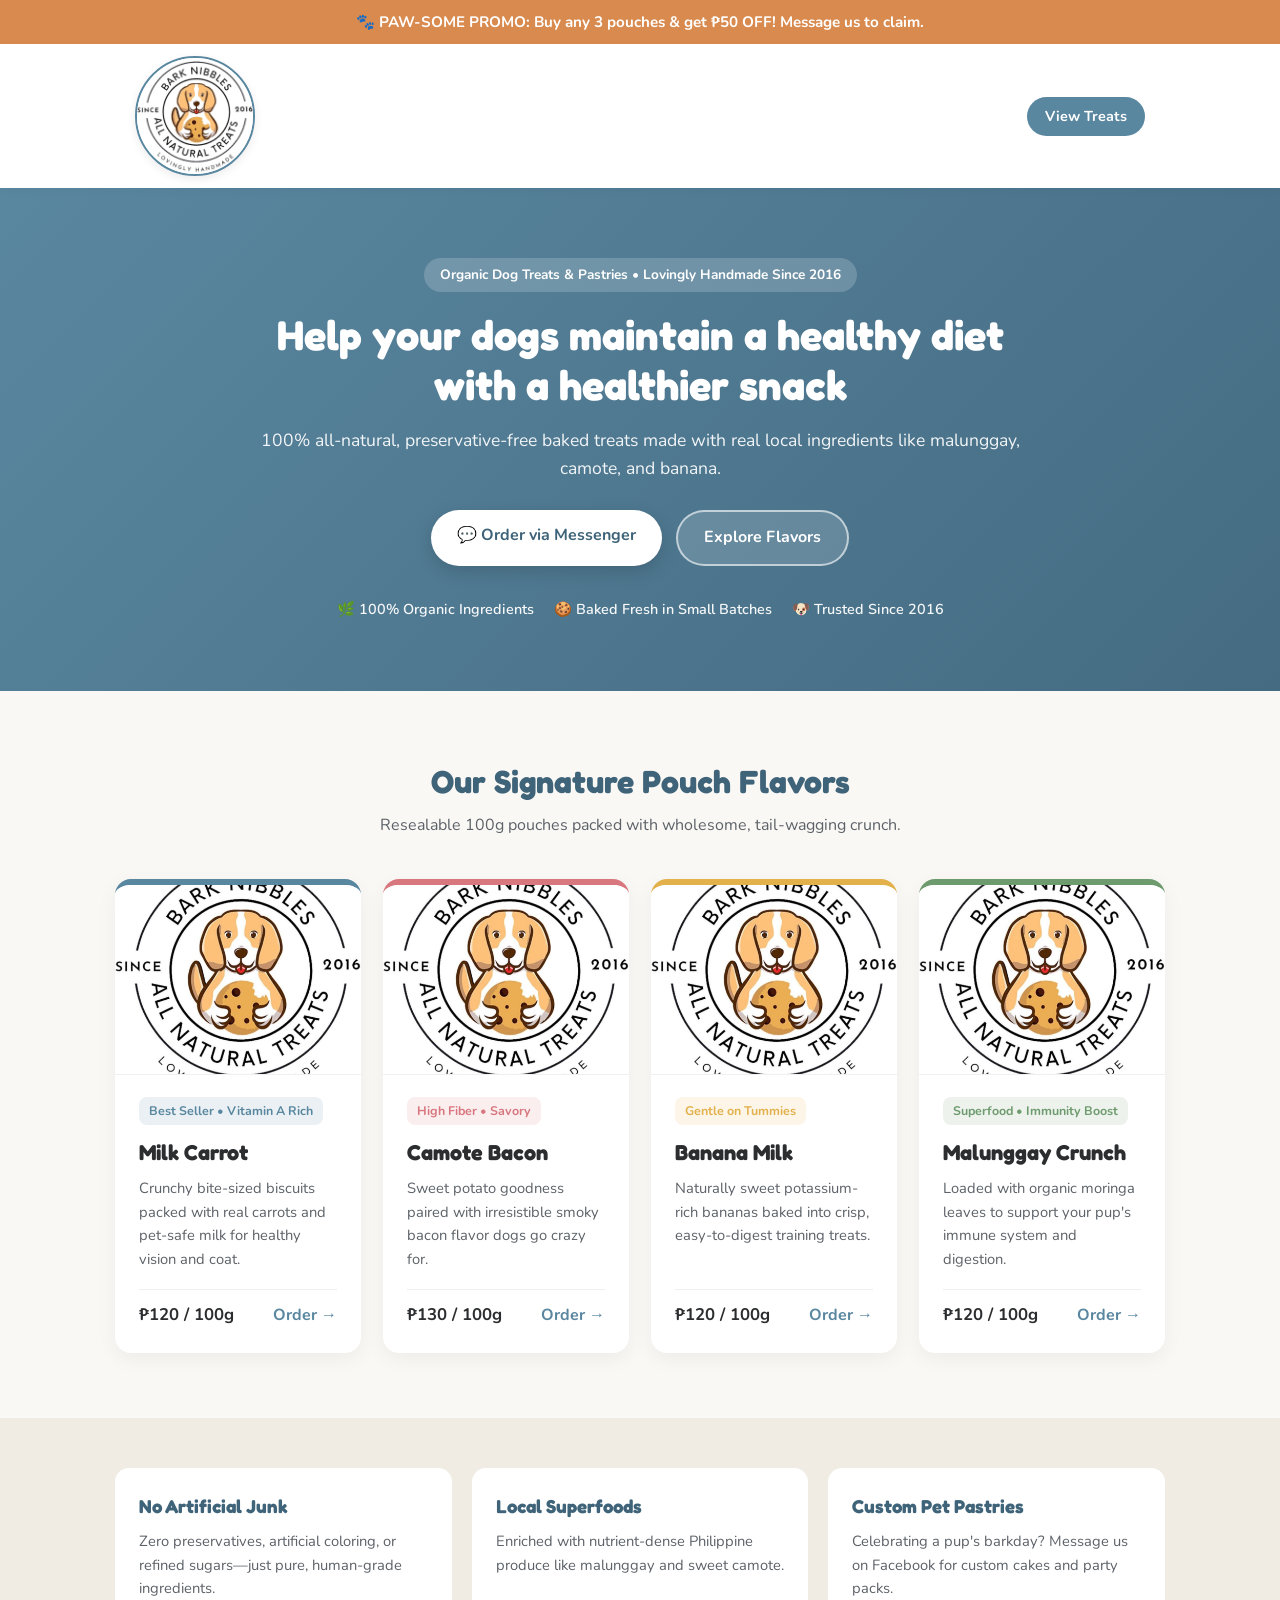
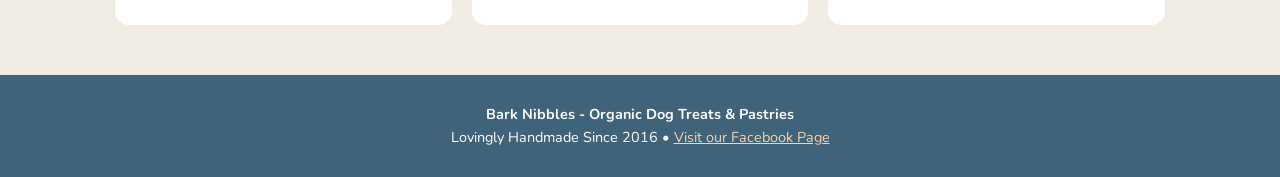
<file: index.html>
<!DOCTYPE html>
<html lang="en">
<head>
  <meta charset="UTF-8" />
  <meta name="viewport" content="width=device-width, initial-scale=1.0" />
  
  <!-- SEO Meta Tags -->
  <title>Bark Nibbles | Organic Dog Treats & Pastries (Handmade Since 2016)</title>
  <meta name="description" content="Help your dogs maintain a healthy diet with a healthier snack. All-natural, handmade dog treats in Milk Carrot, Camote Bacon, Banana Milk & Malunggay flavors." />
  <meta name="keywords" content="organic dog treats Philippines, handmade pet pastries, healthy dog snacks, Bark Nibbles" />
  
  <!-- Friendly Rounded Fonts -->
  <link rel="preconnect" href="https://fonts.googleapis.com">
  <link href="https://fonts.googleapis.com/css2?family=Fredoka:wght@500;600;700&family=Nunito:wght@400;600;700&display=swap" rel="stylesheet">
  
  <link rel="stylesheet" href="style.css" />
</head>
<body>

  <!-- Top Promo Announcement Bar -->
  <div id="promo-banner" class="promo-bar">
    🐾 PAW-SOME PROMO: Buy any 3 pouches & get ₱50 OFF! Message us to claim.
  </div>

 <!-- Navigation with Circle Logo Holder Only -->
  <nav class="navbar">
    <div class="nav-container">
      <a href="#" class="logo-holder" aria-label="Bark Nibbles Home">
        <img id="logo-img" src="" alt="Bark Nibbles Logo" style="display: none;">
        <span id="logo-placeholder" class="logo-placeholder">🐾 Logo</span>
      </a>
      <a id="nav-cta" href="#treats" class="btn btn-sm">View Treats</a>
    </div>
  </nav>
  <!-- Hero Section -->
  <header class="hero">
    <div class="hero-content">
      <span id="tagline" class="badge">Organic Dog Treats & Pastries • Lovingly Handmade Since 2016</span>
      <h1 id="hero-title">Help your dogs maintain a healthy diet with a healthier snack</h1>
      <p id="hero-subtitle">100% all-natural, preservative-free baked treats made with real local ingredients like malunggay, camote, and banana.</p>
      
      <div class="hero-buttons">
        <a id="messenger-btn" href="https://m.me/" target="_blank" class="btn btn-primary">
          💬 Order via Messenger
        </a>
        <a href="#treats" class="btn btn-secondary">Explore Flavors</a>
      </div>

      <div class="trust-pills">
        <span>🌿 100% Organic Ingredients</span>
        <span>🍪 Baked Fresh in Small Batches</span>
        <span>🐶 Trusted Since 2016</span>
      </div>
    </div>
  </header>

  <!-- Product / Flavor Showcase -->
  <section id="treats" class="section">
    <div class="container">
      <h2 class="section-title">Our Signature Pouch Flavors</h2>
      <p class="section-subtitle">Resealable 100g pouches packed with wholesome, tail-wagging crunch.</p>
      
      <div id="treats-grid" class="treats-grid">
        <!-- Populated automatically from content.json -->
      </div>
    </div>
  </section>

  <!-- Why Bark Nibbles Banner -->
  <section class="why-us">
    <div class="container why-grid">
      <div class="why-card">
        <h3>No Artificial Junk</h3>
        <p>Zero preservatives, artificial coloring, or refined sugars—just pure, human-grade ingredients.</p>
      </div>
      <div class="why-card">
        <h3>Local Superfoods</h3>
        <p>Enriched with nutrient-dense Philippine produce like malunggay and sweet camote.</p>
      </div>
      <div class="why-card">
        <h3>Custom Pet Pastries</h3>
        <p>Celebrating a pup's barkday? Message us on Facebook for custom cakes and party packs.</p>
      </div>
    </div>
  </section>

  <!-- Footer -->
  <footer class="footer">
    <p><strong>Bark Nibbles - Organic Dog Treats & Pastries</strong></p>
    <p>Lovingly Handmade Since 2016 • <a id="fb-link" href="https://facebook.com" target="_blank">Visit our Facebook Page</a></p>
  </footer>

  <!-- Dynamic Content Loader -->
  <!-- Dynamic Content Loader -->
  <script>
    fetch('./content.json')
      .then(res => res.json())
      .then(data => {
        // Load Logo into Circle Holder if uploaded
        const logoImg = document.getElementById('logo-img');
        const logoPlaceholder = document.getElementById('logo-placeholder');
        if (data.logoImage) {
          logoImg.src = data.logoImage;
          logoImg.style.display = 'block';
          logoPlaceholder.style.display = 'none';
        }

        document.getElementById('promo-banner').textContent = data.promoBanner;
        document.getElementById('tagline').textContent = data.tagline;
        document.getElementById('hero-title').textContent = data.heroTitle;
        document.getElementById('hero-subtitle').textContent = data.heroSubtitle;
        document.getElementById('messenger-btn').href = data.messengerUrl;
        document.getElementById('fb-link').href = data.facebookPageUrl;

       const grid = document.getElementById('treats-grid');
        grid.innerHTML = data.treats.map(treat => `
          <div class="treat-card" style="border-top: 6px solid ${treat.color}">
            <div class="treat-img-box" style="background: ${treat.color}15;">
              ${treat.image 
                ? `<img src="${treat.image}" alt="${treat.name}">` 
                : `<span class="treat-img-placeholder" style="color: ${treat.color};">📷 Product Photo</span>`
              }
            </div>
            <div class="treat-body">
              <div>
                <span class="treat-tag" style="background: ${treat.color}20; color: ${treat.color}">${treat.tag}</span>
                <h3>${treat.name}</h3>
                <p class="treat-desc">${treat.desc}</p>
              </div>
              <div class="treat-footer">
                <span class="price">${treat.price}</span>
                <a href="${data.messengerUrl}" target="_blank" class="order-link">Order →</a>
              </div>
            </div>
          </div>
        `).join('');
      });
  </script>
</body>
</html>
</file>
<file: style.css>
:root {
  --slate-blue: #5A87A0;
  --slate-dark: #3F6479;
  --biscuit: #D98A4E;
  --cream: #FAF8F5;
  --text-dark: #2B2D2F;
  --text-muted: #5C6268;
}

* { box-sizing: border-box; margin: 0; padding: 0; }

body {
  font-family: 'Nunito', sans-serif;
  background-color: var(--cream);
  color: var(--text-dark);
  line-height: 1.6;
}

h1, h2, h3, .brand { font-family: 'Fredoka', sans-serif; }

/* Promo Bar */
.promo-bar {
  background: var(--biscuit);
  color: #fff;
  text-align: center;
  padding: 10px 16px;
  font-weight: 700;
  font-size: 0.95rem;
}

/* Navbar */
.navbar {
  background: #fff;
  box-shadow: 0 2px 10px rgba(0,0,0,0.04);
  position: sticky;
  top: 0;
  z-index: 10;
}
.nav-container {
  max-width: 1050px;
  margin: 0 auto;
  padding: 12px 20px;
  display: flex;
  justify-content: space-between;
  align-items: center;
}
/* Circular Logo Holder */
.logo-holder {
  width: 120px;
  height: 120px;
  border-radius: 50%;
  background: #F4F7F9;
  border: 2px solid var(--slate-blue);
  display: flex;
  align-items: center;
  justify-content: center;
  overflow: hidden;
  text-decoration: none;
  box-shadow: 0 3px 10px rgba(0,0,0,0.08);
  flex-shrink: 0;
}

.logo-holder img {
  width: 100%;
  height: 100%;
  object-fit: cover;
}

.logo-placeholder {
  font-size: 0.72rem;
  font-weight: 700;
  color: var(--slate-dark);
  text-align: center;
  line-height: 1.1;
}

/* Hero Section */
.hero {
  background: linear-gradient(135deg, #5A87A0 0%, #446B82 100%);
  color: #fff;
  padding: 70px 20px;
  text-align: center;
}
.hero-content { max-width: 760px; margin: 0 auto; }
.badge {
  display: inline-block;
  background: rgba(255,255,255,0.18);
  padding: 6px 16px;
  border-radius: 99px;
  font-size: 0.85rem;
  font-weight: 700;
  margin-bottom: 18px;
}
.hero h1 {
  font-size: 2.6rem;
  line-height: 1.2;
  margin-bottom: 16px;
}
.hero p {
  font-size: 1.1rem;
  opacity: 0.92;
  margin-bottom: 28px;
}

/* Buttons */
.hero-buttons {
  display: flex;
  gap: 14px;
  justify-content: center;
  flex-wrap: wrap;
  margin-bottom: 32px;
}
.btn {
  display: inline-block;
  padding: 13px 26px;
  border-radius: 99px;
  font-weight: 700;
  text-decoration: none;
  transition: transform 0.15s ease;
}
.btn:hover { transform: translateY(-2px); }
.btn-primary { background: #fff; color: var(--slate-dark); box-shadow: 0 6px 18px rgba(0,0,0,0.15); }
.btn-secondary { background: rgba(255,255,255,0.15); color: #fff; border: 2px solid rgba(255,255,255,0.6); }
.btn-sm { background: var(--slate-blue); color: #fff; padding: 8px 18px; font-size: 0.9rem; }

.trust-pills {
  display: flex;
  justify-content: center;
  gap: 20px;
  flex-wrap: wrap;
  font-size: 0.9rem;
  font-weight: 600;
  opacity: 0.95;
}

/* Treats Grid */
.section { padding: 65px 20px; }
.container { max-width: 1050px; margin: 0 auto; }
.section-title { text-align: center; font-size: 2rem; color: var(--slate-dark); margin-bottom: 6px; }
.section-subtitle { text-align: center; color: var(--text-muted); margin-bottom: 40px; }

.treats-grid {
  display: grid;
  grid-template-columns: repeat(auto-fit, minmax(230px, 1fr));
  gap: 22px;
}
.treat-card {
  background: #fff;
  border-radius: 16px;
  box-shadow: 0 6px 20px rgba(0,0,0,0.05);
  display: flex;
  flex-direction: column;
  overflow: hidden; /* Clips the top image neatly to the card corners */
}

/* Full-width image box on top of each card */
.treat-img-box {
  width: 100%;
  height: 190px; /* Same width as the box, fixed clean height */
  display: flex;
  align-items: center;
  justify-content: center;
  overflow: hidden;
  border-bottom: 1px solid #f0f0f0;
}

.treat-img-box img {
  width: 100%;
  height: 100%;
  object-fit: cover;
}

.treat-img-placeholder {
  font-size: 0.85rem;
  font-weight: 700;
  opacity: 0.75;
}

/* Keeps the text area padded and the footer aligned at the bottom */
.treat-body {
  padding: 22px 24px 24px;
  display: flex;
  flex-direction: column;
  justify-content: space-between;
  flex: 1;
}
.treat-tag {
  display: inline-block;
  align-self: flex-start;
  padding: 4px 10px;
  border-radius: 8px;
  font-size: 0.78rem;
  font-weight: 700;
  margin-bottom: 10px;
}
.treat-card h3 { font-size: 1.35rem; margin-bottom: 8px; }
.treat-desc { font-size: 0.92rem; color: var(--text-muted); margin-bottom: 18px; }
.treat-footer {
  display: flex;
  justify-content: space-between;
  align-items: center;
  padding-top: 12px;
  border-top: 1px solid #eee;
}
.price { font-weight: 700; font-size: 1.05rem; color: var(--text-dark); }
.order-link { color: var(--slate-blue); font-weight: 700; text-decoration: none; }

/* Why Us */
.why-us { background: #F0ECE4; padding: 50px 20px; }
.why-grid {
  display: grid;
  grid-template-columns: repeat(auto-fit, minmax(250px, 1fr));
  gap: 20px;
}
.why-card {
  background: #fff;
  padding: 24px;
  border-radius: 14px;
}
.why-card h3 { color: var(--slate-dark); margin-bottom: 8px; }
.why-card p { font-size: 0.92rem; color: var(--text-muted); }

/* Footer */
.footer {
  background: var(--slate-dark);
  color: #fff;
  text-align: center;
  padding: 28px 20px;
  font-size: 0.9rem;
}
.footer a { color: #FFD2A6; text-decoration: underline; }

/* =========================================
   RESPONSIVE DESIGN (Tablets & Phones)
   ========================================= */

/* Tablets (768px and below) */
@media (max-width: 768px) {
  .hero {
    padding: 55px 18px;
  }

  .hero h1 {
    font-size: 2.1rem;
  }

  .section {
    padding: 50px 18px;
  }

  .treats-grid {
    grid-template-columns: repeat(2, 1fr); /* Clean 2x2 grid on tablets */
    gap: 16px;
  }
}

/* Mobile Phones (480px and below) */
@media (max-width: 480px) {
  .promo-bar {
    font-size: 0.82rem;
    padding: 8px 12px;
  }

  .nav-container {
    padding: 10px 16px;
  }

  /* Scales the logo circle neatly for phone screens */
  .logo-holder {
    width: 76px;
    height: 76px;
    margin-bottom: -0;
  }

  .hero {
    padding: 46px 16px 40px;
  }

  .badge {
    font-size: 0.76rem;
    padding: 5px 12px;
  }

  .hero h1 {
    font-size: 1.75rem;
  }

  .hero p {
    font-size: 0.98rem;
  }

  /* Makes hero buttons full-width and easy to tap with a thumb */
  .hero-buttons {
    flex-direction: column;
    gap: 10px;
  }

  .hero-buttons .btn {
    width: 100%;
    text-align: center;
  }

  .trust-pills {
    flex-direction: column;
    gap: 8px;
    font-size: 0.85rem;
  }

  /* Stacks product cards into 1 clean column on phones */
  .treats-grid {
    grid-template-columns: 1fr;
  }

  .treat-img-box {
    height: 210px; /* Slightly taller so product photos look crisp on mobile */
  }
}
</file>
